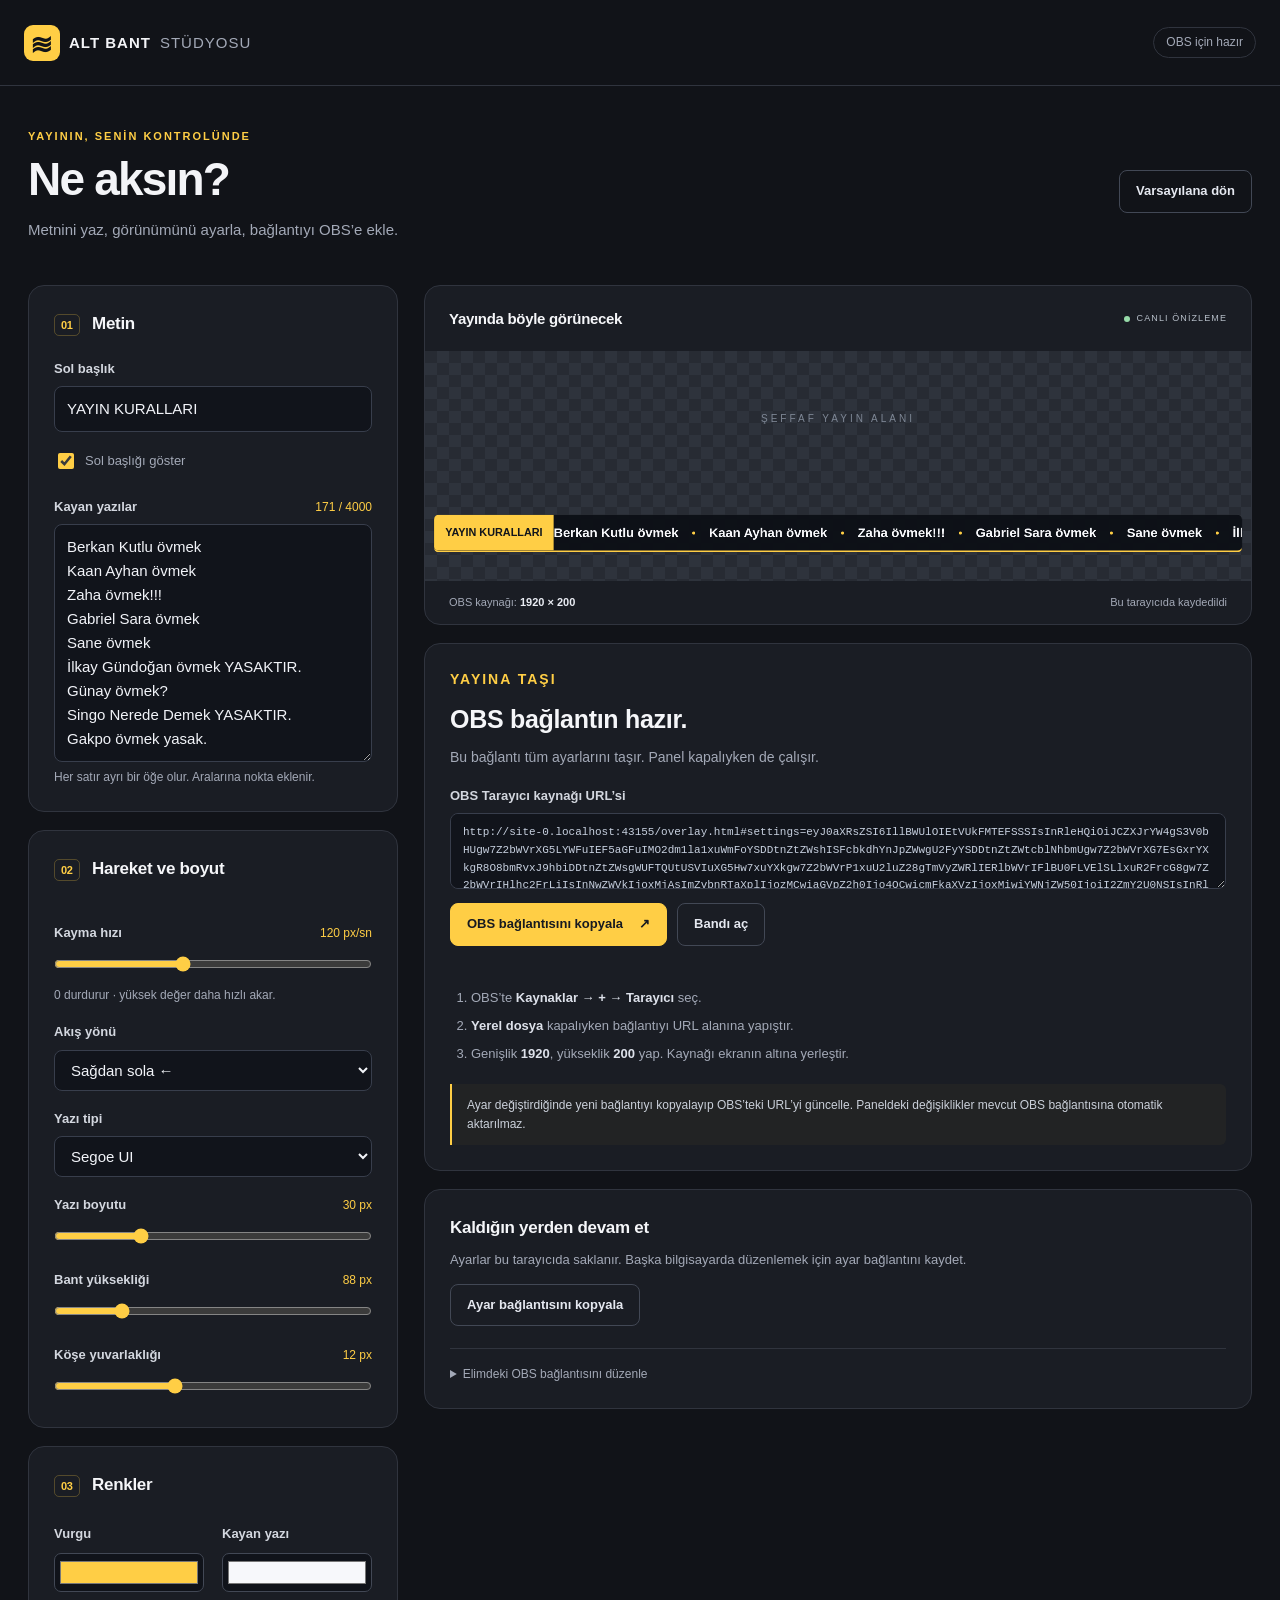
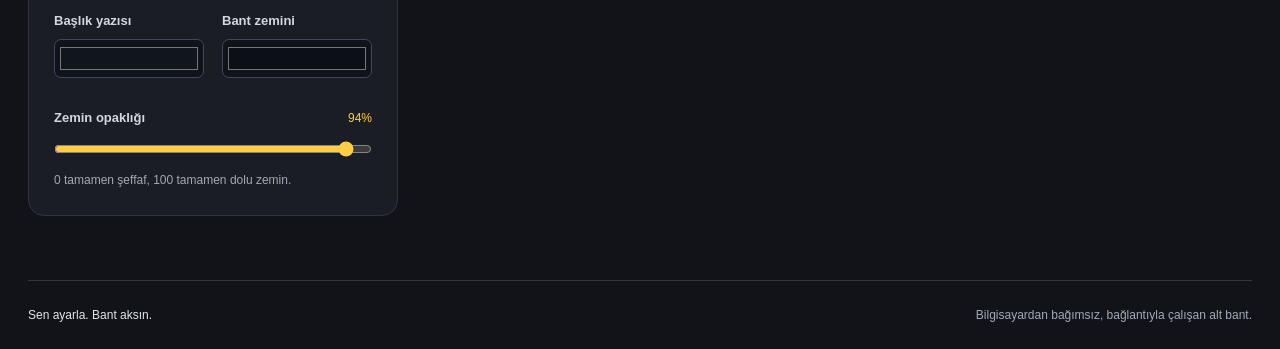
<file: index.html>
<!doctype html>
<html lang="tr"><head><meta charset="utf-8"><meta name="viewport" content="width=device-width, initial-scale=1"><title>Alt Bant Stüdyosu</title></head>
<body><p><a href="panel.html">Alt Bant Stüdyosu’nu aç</a></p><script>location.replace('panel.html' + location.search + location.hash);</script></body></html>
</file>
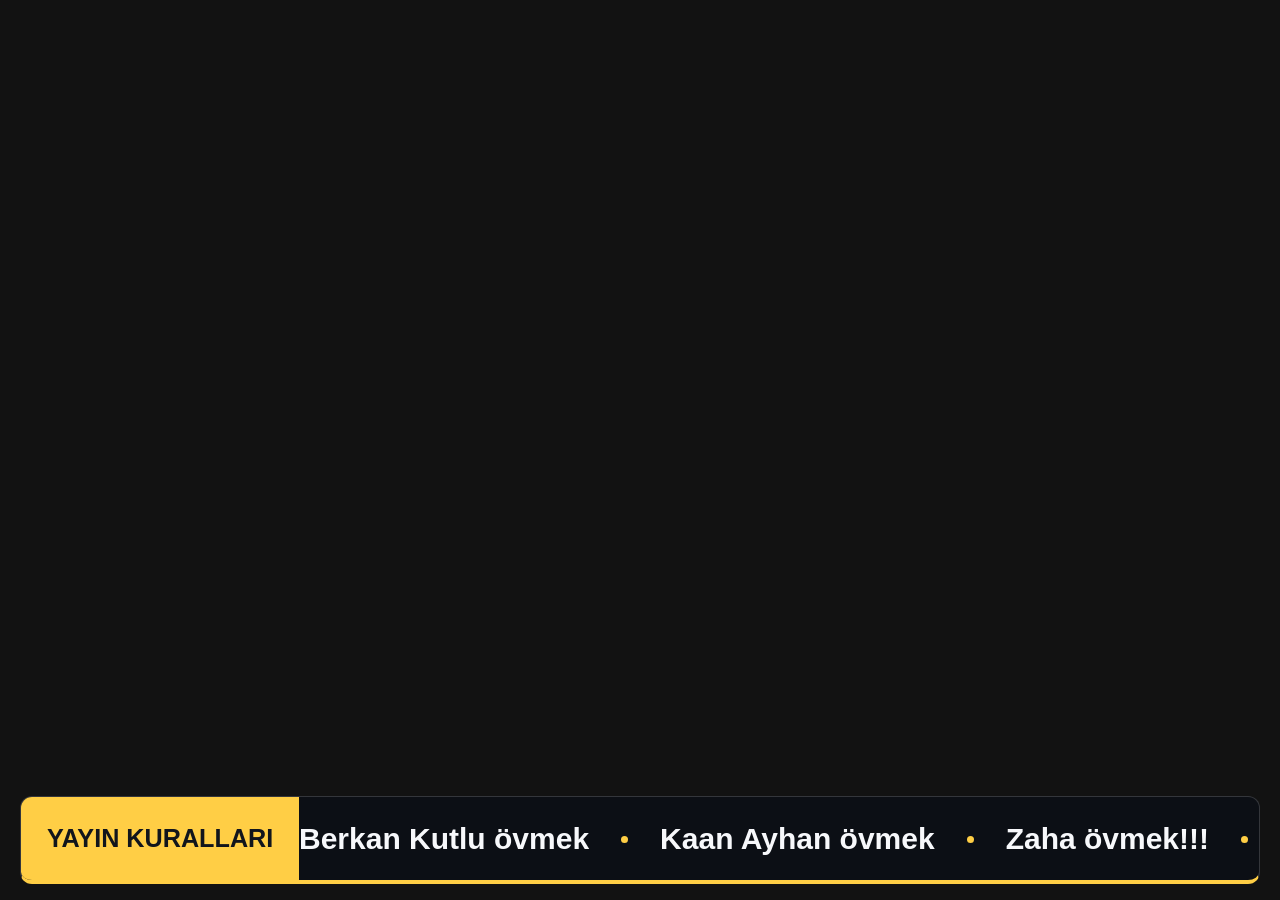
<file: overlay.html>
<!doctype html>
<html lang="tr">
<head>
  <meta charset="utf-8">
  <meta name="viewport" content="width=device-width, initial-scale=1">
  <title>OBS Alt Bant</title>
  <style>
    * { box-sizing: border-box; }
    html, body { width:100%; height:100%; margin:0; overflow:hidden; background:transparent; color-scheme:dark; }
    .band { position:absolute; left:20px; right:20px; bottom:16px; display:flex; overflow:hidden; border:1px solid #ffffff2b; border-bottom:4px solid var(--accent); }
    .label { flex-shrink:0; max-width:40%; display:flex; align-items:center; justify-content:center; padding:0 26px; background:var(--accent); color:var(--label-color); font-size:var(--label-size); font-weight:900; white-space:nowrap; overflow:hidden; }
    .label span { overflow:hidden; text-overflow:ellipsis; }
    .label[hidden] { display:none; }
    .window { flex:1; min-width:0; display:flex; align-items:center; overflow:hidden; }
    .track { display:flex; width:max-content; will-change:transform; visibility:hidden; }
    .group { flex-shrink:0; display:flex; align-items:center; white-space:nowrap; font-weight:650; }
    .item { display:inline-flex; align-items:center; }
    .item::after { content:''; width:7px; height:7px; border-radius:50%; background:var(--accent); margin:0 32px; flex-shrink:0; }
    .warning { color:var(--accent); font-weight:900; }
    .item span { white-space:pre; }
    @keyframes scroll { from { transform:translateX(0); } to { transform:translateX(calc(-1 * var(--distance))); } }
  </style>
</head>
<body>
  <div class="band" id="band" role="region" aria-label="Kayan yayın metni">
    <div class="label" id="label"><span id="title"></span></div>
    <div class="window" id="window"><div class="track" id="track"></div></div>
  </div>
  <script src="ticker-config.js"></script>
  <script src="overlay.js"></script>
</body>
</html>
</file>
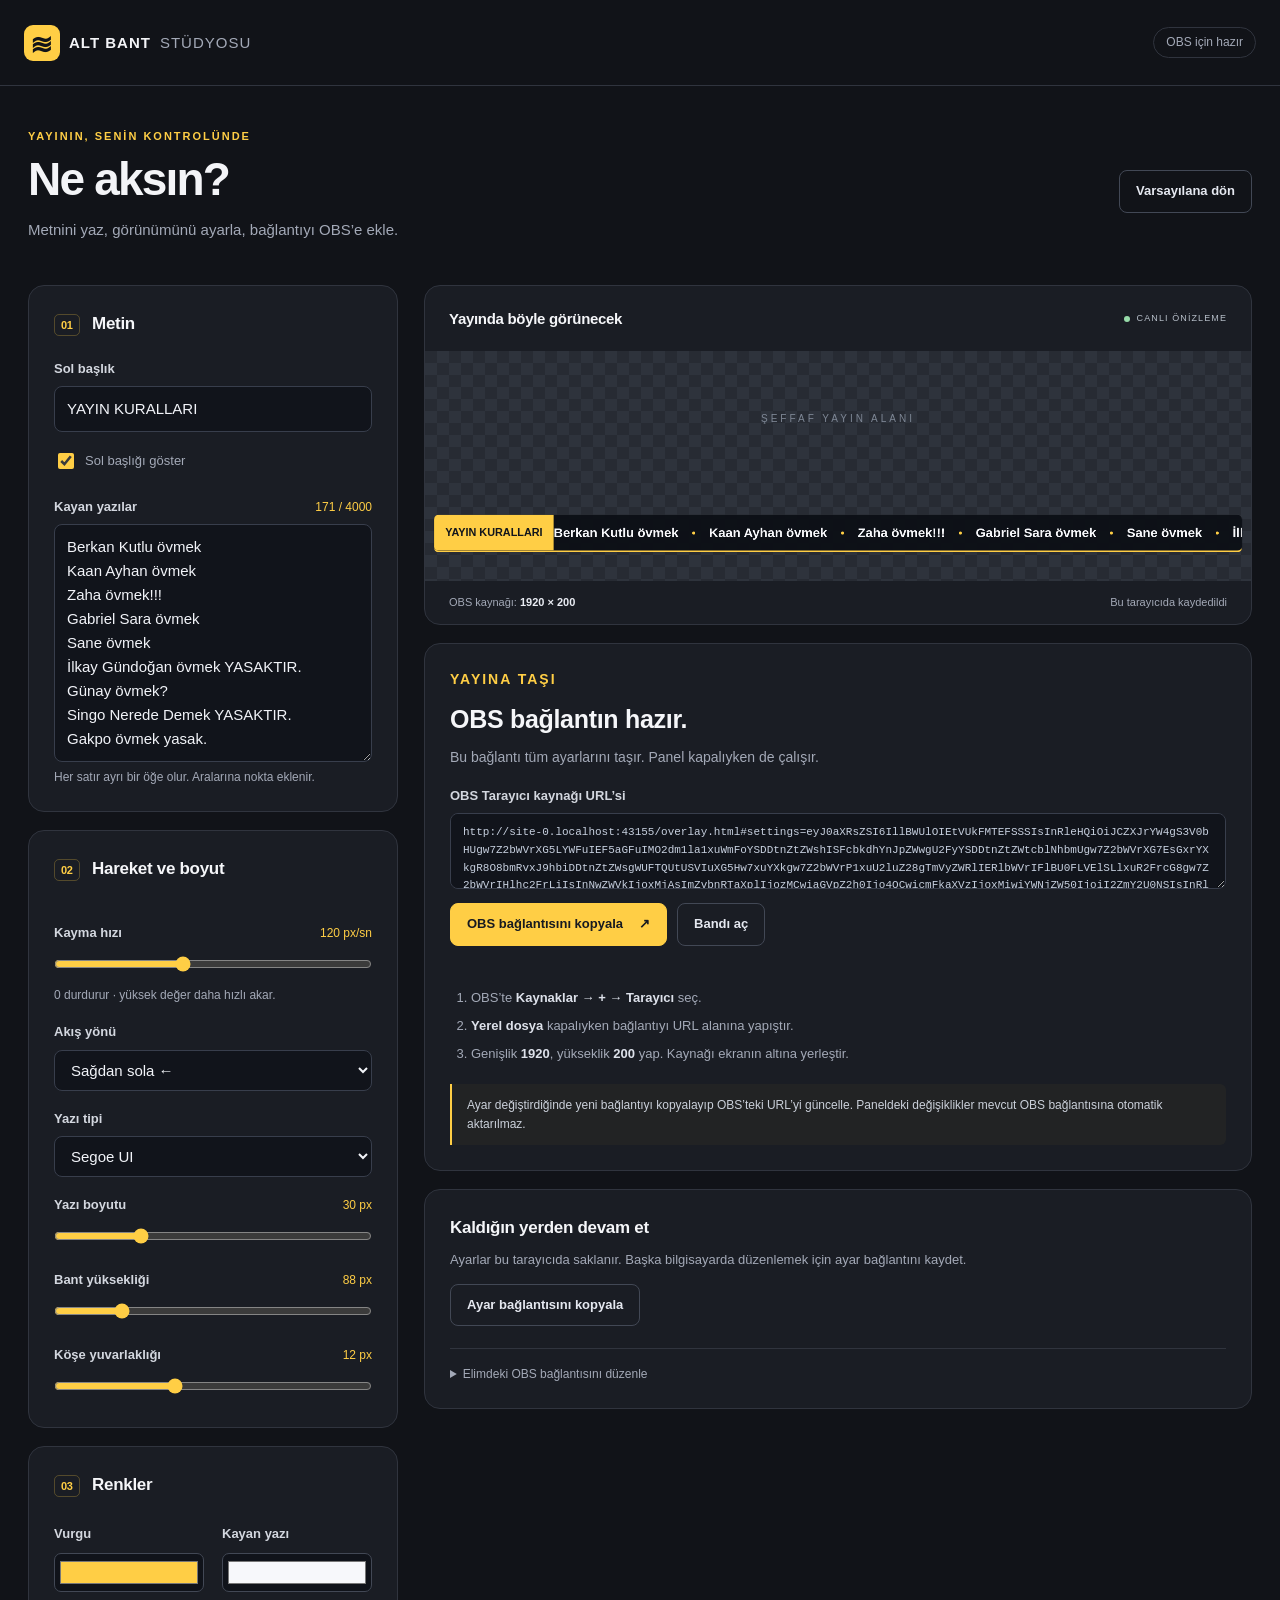
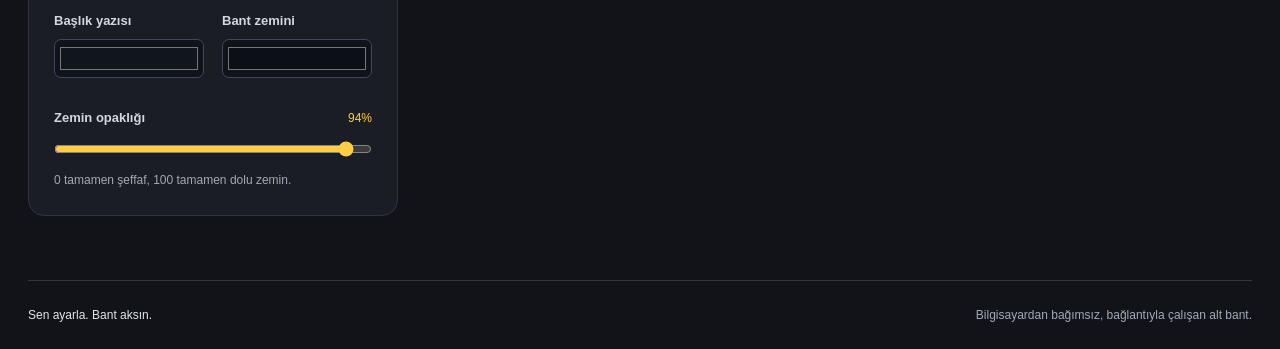
<file: panel.html>
<!doctype html>
<html lang="tr">
<head>
  <meta charset="utf-8">
  <meta name="viewport" content="width=device-width, initial-scale=1">
  <meta name="theme-color" content="#111318">
  <title>Alt Bant Stüdyosu · OBS</title>
  <link rel="stylesheet" href="panel.css">
</head>
<body>
  <header class="topbar"><a class="brand" href="panel.html"><span class="brand-icon" aria-hidden="true">≋</span> ALT BANT <span>STÜDYOSU</span></a><span class="topnote">OBS için hazır</span></header>
  <main>
    <div class="intro"><div><p class="eyebrow">YAYININ, SENİN KONTROLÜNDE</p><h1>Ne aksın?</h1><p>Metnini yaz, görünümünü ayarla, bağlantıyı OBS’e ekle.</p></div><button class="quiet" id="reset" type="button">Varsayılana dön</button></div>
    <div class="workspace">
      <form id="controls" class="controls">
        <section class="card"><h2><span>01</span> Metin</h2>
          <label for="title">Sol başlık</label><input id="title" maxlength="50" value="YAYIN KURALLARI">
          <label class="check"><input id="showLabel" type="checkbox" checked> Sol başlığı göster</label>
          <div class="field-head"><label for="text">Kayan yazılar</label><span id="count"></span></div>
          <textarea id="text" rows="9" maxlength="4000" spellcheck="false"></textarea>
          <p class="hint">Her satır ayrı bir öğe olur. Aralarına nokta eklenir.</p>
        </section>
        <section class="card"><h2><span>02</span> Hareket ve boyut</h2>
          <div class="field-head"><label for="speed">Kayma hızı</label><output id="speedValue" for="speed"></output></div><input id="speed" type="range" min="0" max="300" step="5"><p class="hint">0 durdurur · yüksek değer daha hızlı akar.</p>
          <label for="direction">Akış yönü</label><select id="direction"><option value="left">Sağdan sola ←</option><option value="right">Soldan sağa →</option></select>
          <label for="font">Yazı tipi</label><select id="font"><option value="segoe">Segoe UI</option><option value="arial">Arial</option><option value="verdana">Verdana</option><option value="georgia">Georgia</option></select>
          <div class="field-head"><label for="fontSize">Yazı boyutu</label><output id="fontSizeValue" for="fontSize"></output></div><input id="fontSize" type="range" min="18" max="64">
          <div class="field-head"><label for="height">Bant yüksekliği</label><output id="heightValue" for="height"></output></div><input id="height" type="range" min="70" max="160">
          <div class="field-head"><label for="radius">Köşe yuvarlaklığı</label><output id="radiusValue" for="radius"></output></div><input id="radius" type="range" min="0" max="32">
        </section>
        <section class="card"><h2><span>03</span> Renkler</h2>
          <div class="colors"><label>Vurgu<input id="accent" type="color"></label><label>Kayan yazı<input id="textColor" type="color"></label><label>Başlık yazısı<input id="labelColor" type="color"></label><label>Bant zemini<input id="background" type="color"></label></div>
          <div class="field-head"><label for="opacity">Zemin opaklığı</label><output id="opacityValue" for="opacity"></output></div><input id="opacity" type="range" min="0" max="100">
          <p class="hint">0 tamamen şeffaf, 100 tamamen dolu zemin.</p>
        </section>
      </form>
      <div class="result"><section class="preview-card"><div class="preview-heading"><h2>Yayında böyle görünecek</h2><span class="live"><i></i> CANLI ÖNİZLEME</span></div><div class="preview-area"><div class="preview-caption">ŞEFFAF YAYIN ALANI</div><div class="frame-wrap" id="frameWrap"><iframe id="preview" src="overlay.html" title="Alt bant önizlemesi" tabindex="-1"></iframe></div></div><div class="preview-footer"><span>OBS kaynağı: <b>1920 × 200</b></span><span id="saveState" role="status">Hazırlanıyor…</span></div></section>
        <section class="card export"><p class="eyebrow">YAYINA TAŞI</p><h2>OBS bağlantın hazır.</h2><p>Bu bağlantı tüm ayarlarını taşır. Panel kapalıyken de çalışır.</p>
          <label for="obsUrl">OBS Tarayıcı kaynağı URL’si</label><textarea id="obsUrl" readonly rows="3" spellcheck="false"></textarea>
          <div class="actions"><button class="primary" id="copy" type="button">OBS bağlantısını kopyala <span aria-hidden="true">↗</span></button><a class="quiet" id="openOverlay" target="_blank" rel="noopener">Bandı aç</a></div>
          <p id="copyState" class="copy-state" role="status" aria-live="polite"></p>
          <textarea id="manualCopy" aria-label="Elle kopyalanacak bağlantı" readonly hidden rows="3"></textarea>
          <ol class="steps"><li>OBS’te <b>Kaynaklar → + → Tarayıcı</b> seç.</li><li><b>Yerel dosya</b> kapalıyken bağlantıyı URL alanına yapıştır.</li><li>Genişlik <b>1920</b>, yükseklik <b>200</b> yap. Kaynağı ekranın altına yerleştir.</li></ol>
          <div class="notice">Ayar değiştirdiğinde yeni bağlantıyı kopyalayıp OBS’teki URL’yi güncelle. Paneldeki değişiklikler mevcut OBS bağlantısına otomatik aktarılmaz.</div>
        </section>
        <section class="card portable"><h2>Kaldığın yerden devam et</h2><p>Ayarlar bu tarayıcıda saklanır. Başka bilgisayarda düzenlemek için ayar bağlantını kaydet.</p><button class="quiet" type="button" id="copyEditor">Ayar bağlantısını kopyala</button>
          <details><summary>Elimdeki OBS bağlantısını düzenle</summary><label for="importUrl">OBS bağlantısı</label><textarea id="importUrl" rows="2" placeholder="Daha önce oluşturduğun bağlantıyı buraya yapıştır"></textarea><button class="quiet" type="button" id="import">Ayarları yükle</button><p id="importState" class="hint" role="status"></p></details>
        </section>
      </div>
    </div>
  </main>
  <footer>Sen ayarla. Bant aksın. <span>Bilgisayardan bağımsız, bağlantıyla çalışan alt bant.</span></footer>
  <script src="ticker-config.js"></script><script src="panel.js"></script>
</body>
</html>
</file>
<file: panel.css>
:root{color-scheme:dark;--bg:#111318;--surface:#1a1d24;--line:#30343e;--muted:#a3a9b7;--accent:#ffce45}
*{box-sizing:border-box}body{margin:0;background:var(--bg);color:#f3f4f7;font:15px/1.55 "Segoe UI",Arial,sans-serif}button,input,textarea,select{font:inherit}button,a,input,textarea,select{outline-offset:4px}a{color:inherit}button{cursor:pointer}button:disabled{opacity:.5;cursor:default}.topbar{height:86px;border-bottom:1px solid var(--line);display:flex;align-items:center;justify-content:space-between;padding:0 max(24px,calc((100% - 1320px)/2))}.brand{text-decoration:none;display:flex;align-items:center;gap:9px;font-weight:850;letter-spacing:1px}.brand>span:last-child{font-weight:400;color:var(--muted)}.brand-icon{display:grid;place-items:center;width:36px;height:36px;border-radius:9px;background:var(--accent);color:#111318;font-size:27px}.topnote{font-size:12px;color:var(--muted);border:1px solid var(--line);border-radius:20px;padding:5px 12px}main{max-width:1320px;margin:0 auto;padding:42px 0 64px}.intro{display:flex;align-items:center;justify-content:space-between;margin-bottom:30px;gap:20px}.eyebrow{font-size:11px;letter-spacing:2px;color:var(--accent);font-weight:800;margin:0 0 9px}h1{font-size:46px;line-height:1.1;letter-spacing:-1.8px;margin:0 0 13px}p{margin:0 0 14px;color:var(--muted)}h2{font-size:17px;letter-spacing:-.3px;margin:0 0 22px;color:#f5f6f9}h2>span{font-size:11px;color:var(--accent);border:1px solid #ffce4540;padding:4px 6px;border-radius:5px;margin-right:8px}.workspace{display:grid;grid-template-columns:370px minmax(0,1fr);gap:26px;align-items:start}.controls,.result{display:grid;gap:18px}.result{position:sticky;top:24px}.card{background:var(--surface);border:1px solid var(--line);border-radius:16px;padding:25px}label{display:block;font-size:13px;font-weight:600;color:#d3d7df;margin:18px 0 7px}input:not([type=range],[type=checkbox],[type=color]),textarea,select{display:block;width:100%;background:#11141b;color:#f2f4f9;border:1px solid #383e4c;border-radius:8px;padding:10px 12px}textarea{resize:vertical;line-height:1.6;min-height:70px}input:focus,textarea:focus,select:focus{border-color:var(--accent)}.check{display:flex;gap:8px;align-items:center;font-weight:400;color:var(--muted)}input[type=checkbox]{accent-color:var(--accent);width:16px;height:16px}input[type=range]{width:100%;accent-color:var(--accent);cursor:pointer;margin:6px 0 8px}.field-head{display:flex;justify-content:space-between;align-items:baseline;gap:12px}.field-head output,.field-head>span{font-size:12px;color:var(--accent);white-space:nowrap}.hint{font-size:12px;margin:6px 0 0;color:var(--muted)}.colors{display:grid;grid-template-columns:1fr 1fr;gap:3px 18px}.colors label{margin:4px 0 12px}.colors input{display:block;width:100%;height:39px;margin-top:8px;cursor:pointer;border:1px solid #424855;border-radius:7px;padding:3px;background:#10131a}.quiet,.primary{border-radius:8px;padding:10px 16px;font-size:13px;font-weight:650;text-decoration:none;display:inline-flex;align-items:center;justify-content:center;gap:16px}.quiet{background:transparent;border:1px solid #424855;color:#e5e8f0}.quiet:hover{background:#ffffff08}.primary{background:var(--accent);border:1px solid var(--accent);color:#171a20}.primary:hover{background:#ffdb76}.preview-card{overflow:hidden;border:1px solid var(--line);border-radius:16px;background:var(--surface)}.preview-heading{padding:21px 24px;display:flex;justify-content:space-between;gap:12px;align-items:center}.preview-heading h2{margin:0;font-size:15px}.live{display:flex;align-items:center;gap:7px;font-size:9px;letter-spacing:1.1px;color:#b7bfc9;white-space:nowrap}.live i{width:6px;height:6px;border-radius:50%;background:#97dba9}.preview-area{position:relative;height:230px;overflow:hidden;background-color:#272b33;background-image:linear-gradient(45deg,#2e333c 25%,transparent 25%),linear-gradient(-45deg,#2e333c 25%,transparent 25%),linear-gradient(45deg,transparent 75%,#2e333c 75%),linear-gradient(-45deg,transparent 75%,#2e333c 75%);background-size:24px 24px;background-position:0 0,0 12px,12px -12px,-12px 0}.preview-caption{position:absolute;top:60px;left:0;right:0;text-align:center;font-size:10px;letter-spacing:3px;color:#7e8795}.frame-wrap{position:absolute;bottom:22px;left:0;width:100%;overflow:hidden}iframe{display:block;width:1920px;height:200px;border:0;transform-origin:top left;pointer-events:none}.preview-footer{padding:13px 24px;display:flex;justify-content:space-between;gap:12px;color:var(--muted);font-size:11px}.preview-footer b{color:#e9ecf3}.export h2{font-size:25px;margin-bottom:8px}.export>p{font-size:14px}.export #obsUrl{font-family:Consolas,monospace;font-size:11px;color:#c7d0df;word-break:break-all;min-height:76px}.actions{display:flex;flex-wrap:wrap;gap:10px;margin-top:14px}.copy-state{min-height:20px;margin:9px 0 0;color:var(--accent);font-size:12px}.steps{padding-left:21px;color:var(--muted);font-size:13px;display:grid;gap:8px;margin-bottom:20px}.steps b{color:#dde1ea;font-weight:600}.notice{padding:12px 15px;border-left:2px solid var(--accent);background:#ffce4509;font-size:12px;color:#cbd0da;border-radius:0 6px 6px 0}.portable h2{margin-bottom:8px}.portable p{font-size:13px}details{margin-top:22px;border-top:1px solid var(--line);padding-top:16px}summary{cursor:pointer;font-size:12px;color:var(--muted)}details button{margin-top:12px}footer{max-width:1320px;margin:0 auto;padding:25px 0;border-top:1px solid var(--line);font-size:12px;color:#e1e5ed;display:flex;justify-content:space-between}footer span{color:var(--muted)}
@media(max-width:1400px){main,footer{margin-left:28px;margin-right:28px}}@media(max-width:940px){.workspace{grid-template-columns:320px minmax(0,1fr);gap:18px}.card{padding:20px}.preview-heading{align-items:start;flex-direction:column}.preview-footer{flex-direction:column;gap:3px}.result{position:static}}@media(max-width:720px){.topbar{height:70px;padding:0 18px}.brand{font-size:12px;gap:7px}.topnote{font-size:10px}main{margin:0;padding:30px 16px}.intro{align-items:start}.intro>.quiet{font-size:11px;padding:8px 10px}h1{font-size:38px}.intro p:not(.eyebrow){font-size:13px}.workspace{grid-template-columns:1fr}.result{grid-row:1}.controls{grid-row:2}.preview-heading{flex-direction:row}.preview-heading h2{font-size:13px}.preview-area{height:180px}.preview-caption{top:36px}.live{font-size:8px}.preview-footer{flex-direction:row;padding:12px 16px}.card{padding:20px}footer{margin:0 16px;flex-direction:column;gap:8px}.eyebrow{font-size:9px;letter-spacing:1.5px}}
[hidden]{display:none!important}
</file>
